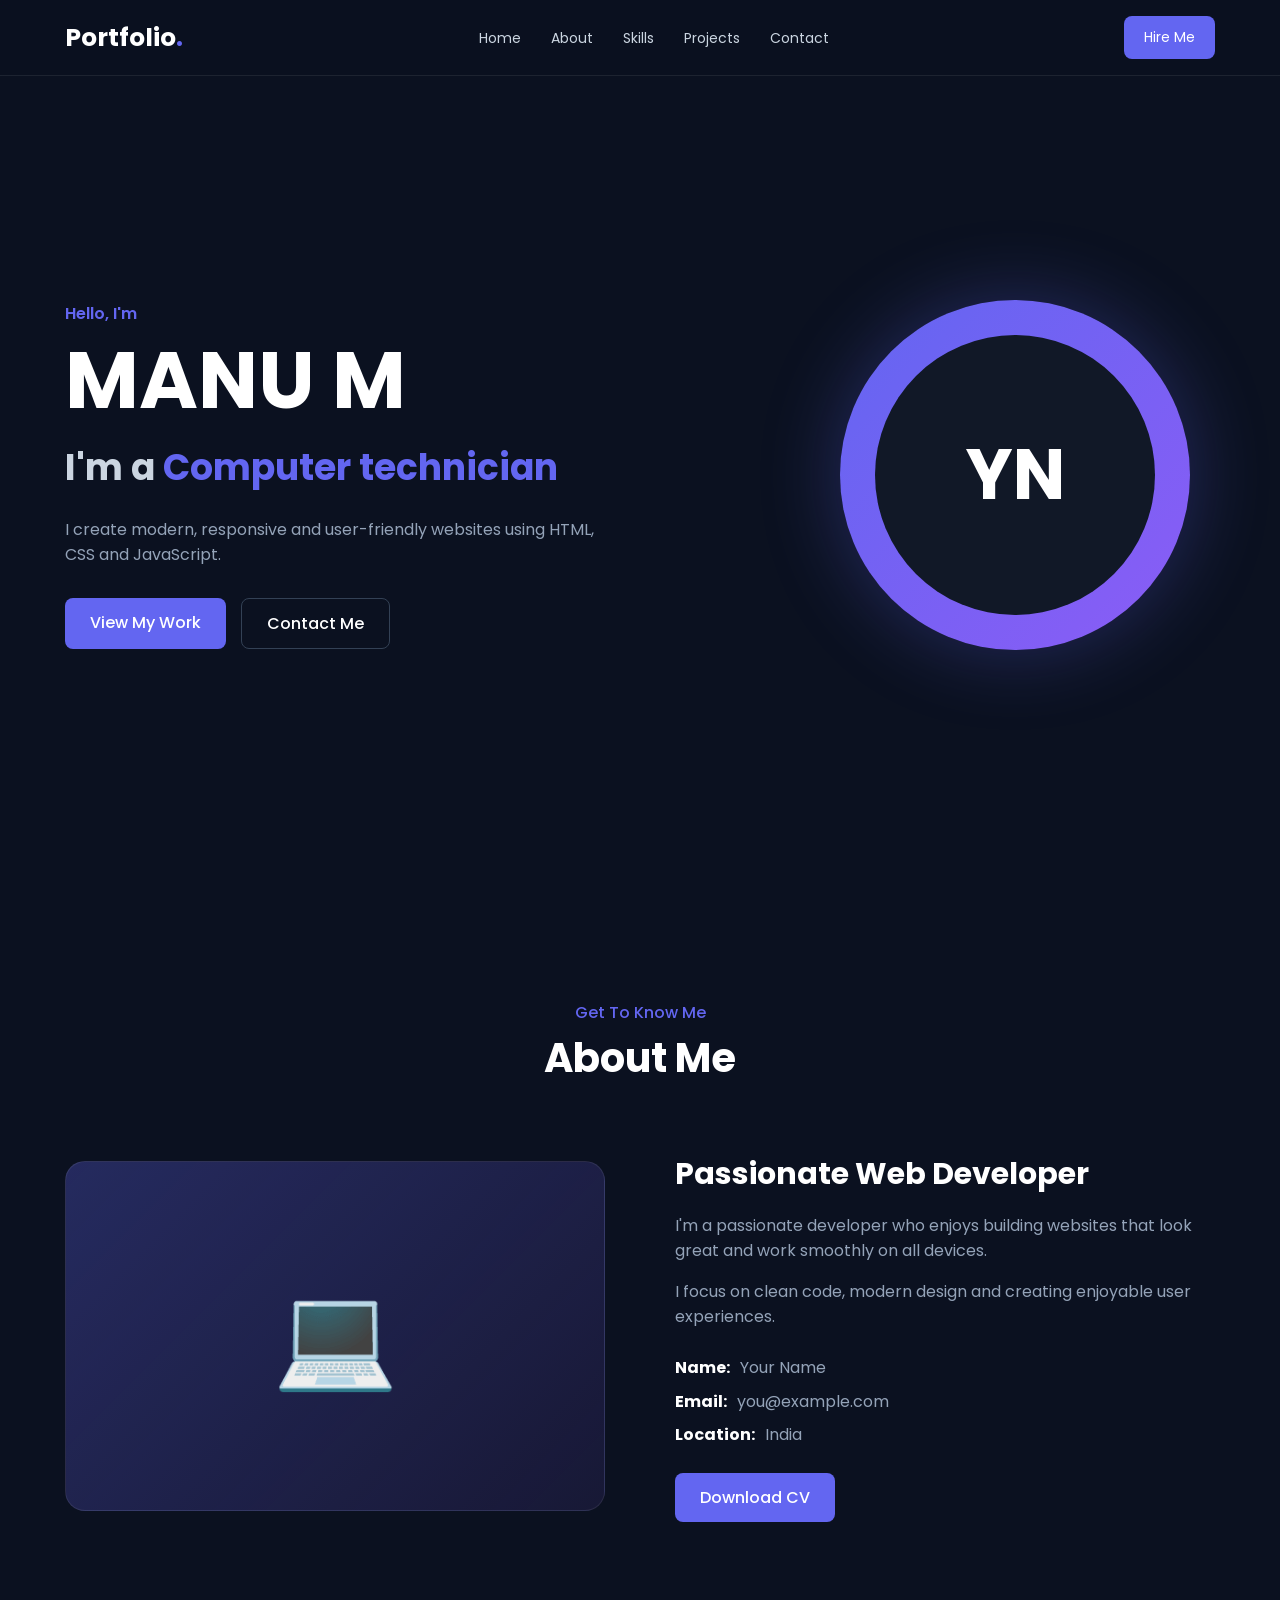
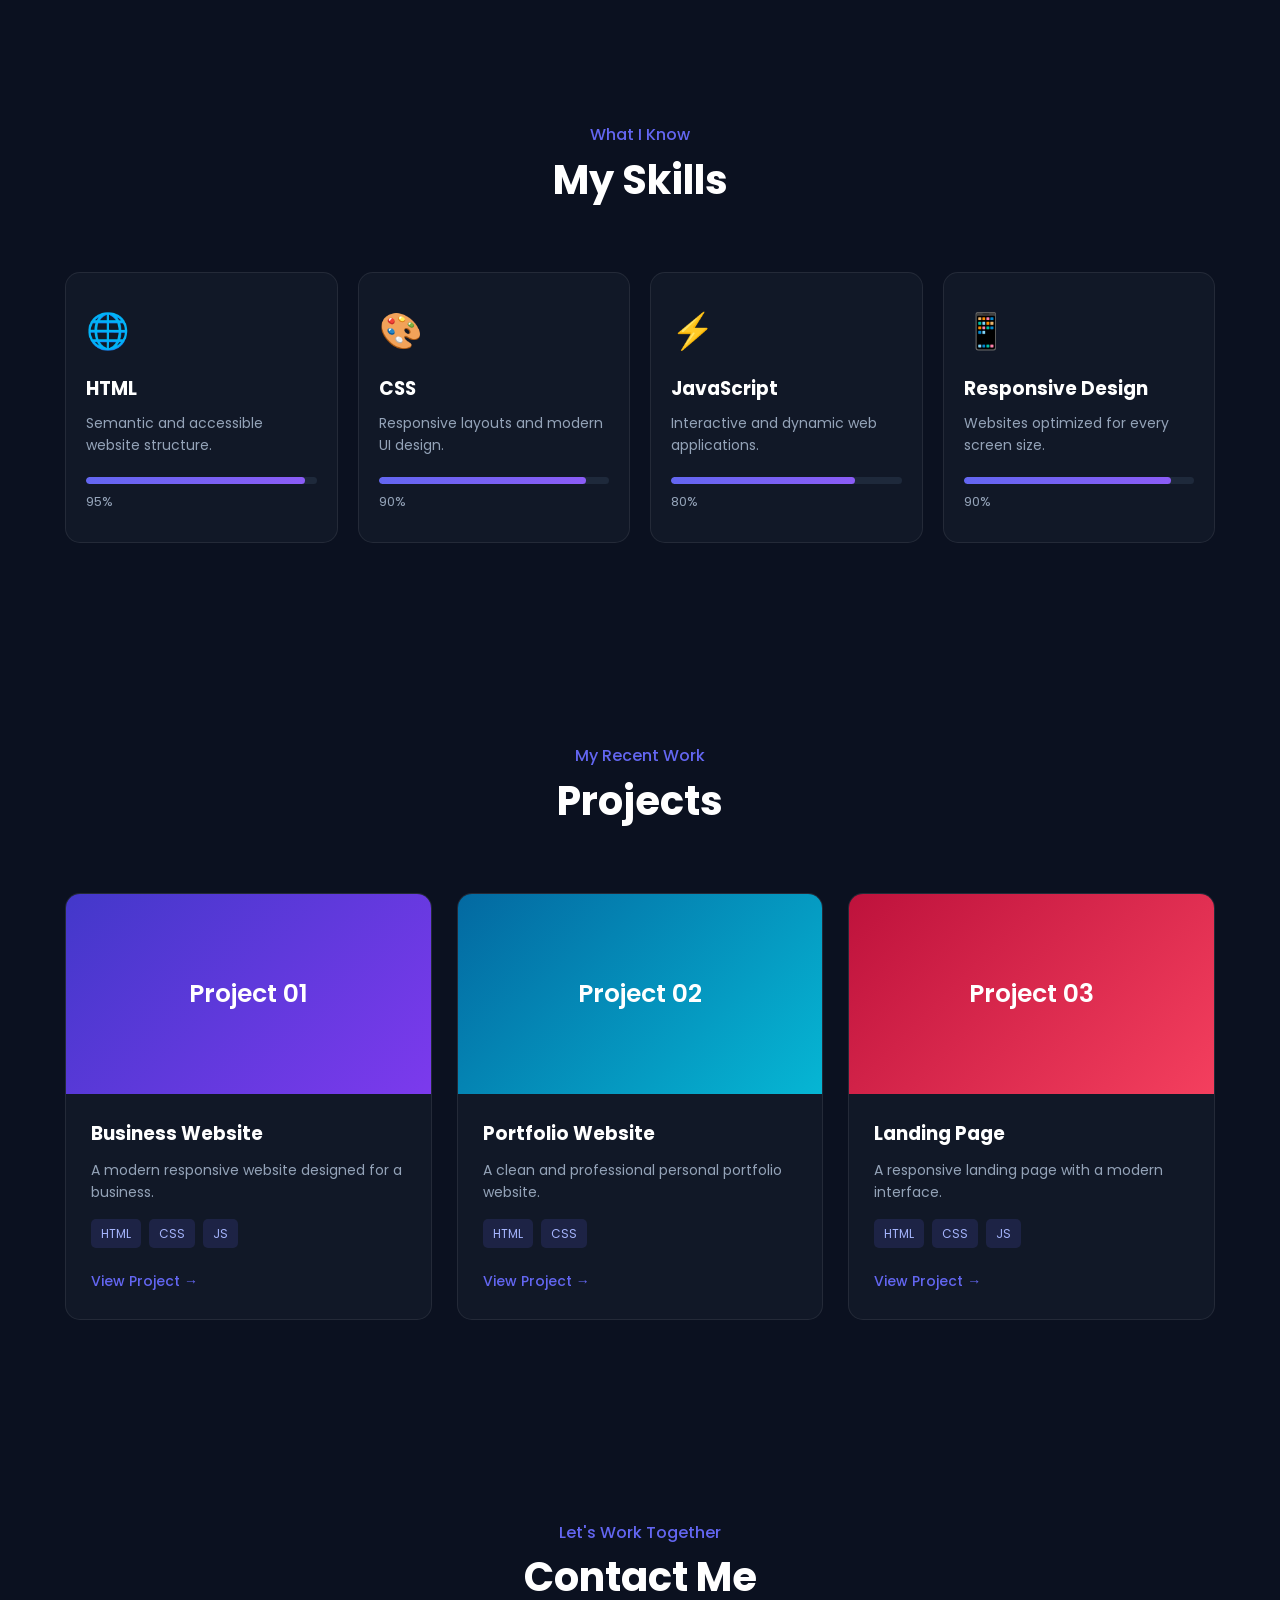
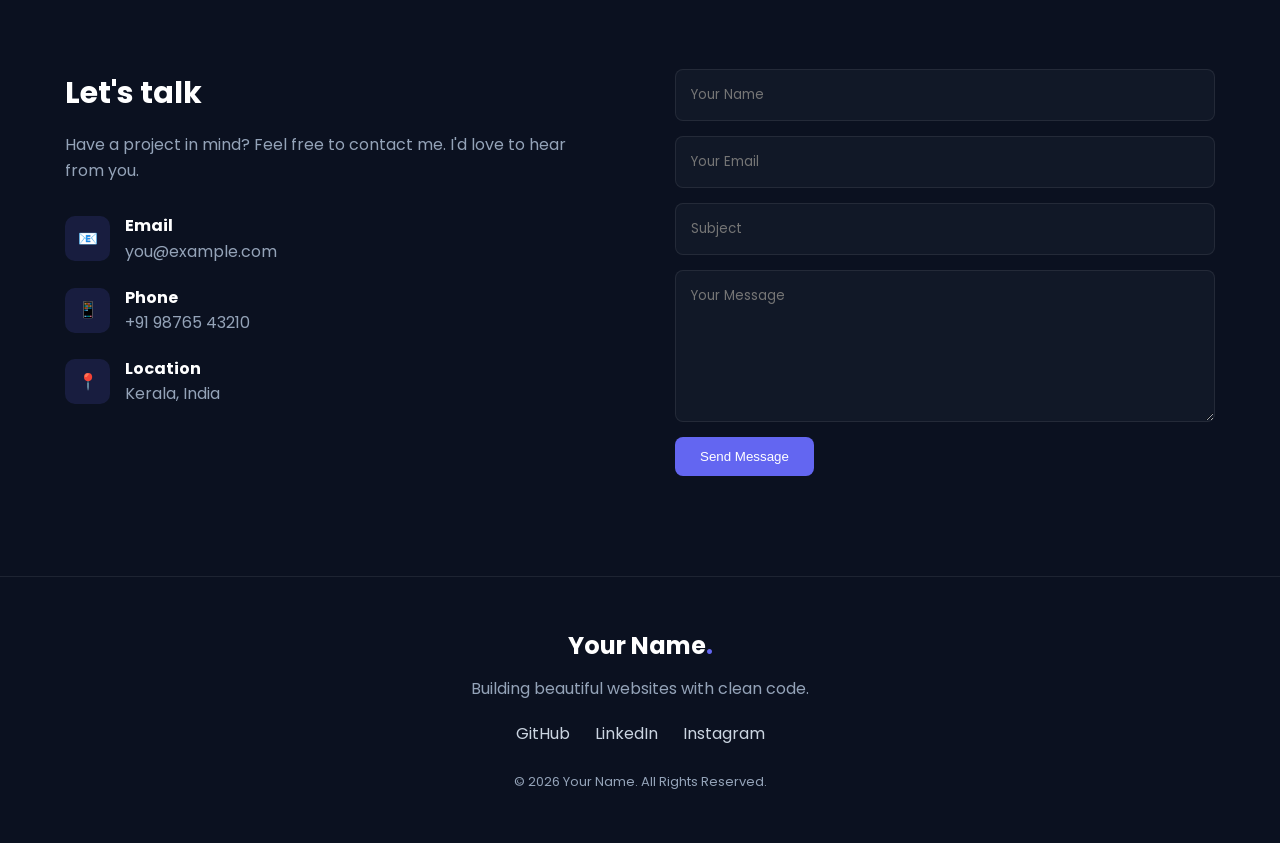
<file: index.html>
<!DOCTYPE html>
<html lang="en">
<head>
    <meta charset="UTF-8">
    <meta name="viewport" content="width=device-width, initial-scale=1.0">

    <title> MANU M| Portfolio</title>

    <link rel="stylesheet" href="style.css">

    <!-- Google Font -->
    <link rel="preconnect" href="https://fonts.googleapis.com">
    <link rel="preconnect" href="https://fonts.gstatic.com" crossorigin>
    <link href="https://fonts.googleapis.com/css2?family=Poppins:wght@300;400;500;600;700&display=swap" rel="stylesheet">
</head>

<body>

    <!-- Navbar -->
    <header>
        <nav class="navbar">
            <a href="#" class="logo">Portfolio<span>.</span></a>

            <ul class="nav-links">
                <li><a href="#home">Home</a></li>
                <li><a href="#about">About</a></li>
                <li><a href="#skills">Skills</a></li>
                <li><a href="#projects">Projects</a></li>
                <li><a href="#contact">Contact</a></li>
            </ul>

            <a href="#contact" class="nav-btn">Hire Me</a>
        </nav>
    </header>


    <!-- Hero Section -->
    <section class="hero" id="home">

        <div class="hero-content">
            <p class="small-title">Hello, I'm</p>

            <h1>MANU M</h1>

            <h2>I'm a <span>Computer technician</span></h2>

            <p>
                I create modern, responsive and user-friendly websites
                using HTML, CSS and JavaScript.
            </p>

            <div class="hero-buttons">
                <a href="#projects" class="btn primary">View My Work</a>
                <a href="#contact" class="btn secondary">Contact Me</a>
            </div>
        </div>

        <div class="hero-image">
            <div class="profile-circle">
                <span>YN</span>
            </div>
        </div>

    </section>


    <!-- About Section -->
    <section class="section about" id="about">

        <div class="section-title">
            <p>Get To Know Me</p>
            <h2>About Me</h2>
        </div>

        <div class="about-content">

            <div class="about-image">
                <div class="about-box">💻</div>
            </div>

            <div class="about-text">
                <h3>Passionate Web Developer</h3>

                <p>
                    I'm a passionate developer who enjoys building websites
                    that look great and work smoothly on all devices.
                </p>

                <p>
                    I focus on clean code, modern design and creating
                    enjoyable user experiences.
                </p>

                <div class="about-info">
                    <div>
                        <strong>Name:</strong>
                        <span>Your Name</span>
                    </div>

                    <div>
                        <strong>Email:</strong>
                        <span>you@example.com</span>
                    </div>

                    <div>
                        <strong>Location:</strong>
                        <span>India</span>
                    </div>
                </div>

                <a href="#" class="btn primary">Download CV</a>
            </div>

        </div>
    </section>


    <!-- Skills Section -->
    <section class="section skills" id="skills">

        <div class="section-title">
            <p>What I Know</p>
            <h2>My Skills</h2>
        </div>

        <div class="skills-container">

            <div class="skill-card">
                <div class="skill-icon">🌐</div>
                <h3>HTML</h3>
                <p>Semantic and accessible website structure.</p>

                <div class="progress">
                    <div class="progress-bar html"></div>
                </div>
                <span>95%</span>
            </div>

            <div class="skill-card">
                <div class="skill-icon">🎨</div>
                <h3>CSS</h3>
                <p>Responsive layouts and modern UI design.</p>

                <div class="progress">
                    <div class="progress-bar css"></div>
                </div>
                <span>90%</span>
            </div>

            <div class="skill-card">
                <div class="skill-icon">⚡</div>
                <h3>JavaScript</h3>
                <p>Interactive and dynamic web applications.</p>

                <div class="progress">
                    <div class="progress-bar js"></div>
                </div>
                <span>80%</span>
            </div>

            <div class="skill-card">
                <div class="skill-icon">📱</div>
                <h3>Responsive Design</h3>
                <p>Websites optimized for every screen size.</p>

                <div class="progress">
                    <div class="progress-bar responsive"></div>
                </div>
                <span>90%</span>
            </div>

        </div>
    </section>


    <!-- Projects Section -->
    <section class="section projects" id="projects">

        <div class="section-title">
            <p>My Recent Work</p>
            <h2>Projects</h2>
        </div>

        <div class="project-container">

            <div class="project-card">
                <div class="project-image project-one">
                    <span>Project 01</span>
                </div>

                <div class="project-content">
                    <h3>Business Website</h3>
                    <p>
                        A modern responsive website designed for a business.
                    </p>

                    <div class="project-tags">
                        <span>HTML</span>
                        <span>CSS</span>
                        <span>JS</span>
                    </div>

                    <a href="#" class="project-link">View Project →</a>
                </div>
            </div>


            <div class="project-card">
                <div class="project-image project-two">
                    <span>Project 02</span>
                </div>

                <div class="project-content">
                    <h3>Portfolio Website</h3>
                    <p>
                        A clean and professional personal portfolio website.
                    </p>

                    <div class="project-tags">
                        <span>HTML</span>
                        <span>CSS</span>
                    </div>

                    <a href="#" class="project-link">View Project →</a>
                </div>
            </div>


            <div class="project-card">
                <div class="project-image project-three">
                    <span>Project 03</span>
                </div>

                <div class="project-content">
                    <h3>Landing Page</h3>
                    <p>
                        A responsive landing page with a modern interface.
                    </p>

                    <div class="project-tags">
                        <span>HTML</span>
                        <span>CSS</span>
                        <span>JS</span>
                    </div>

                    <a href="#" class="project-link">View Project →</a>
                </div>
            </div>

        </div>
    </section>


    <!-- Contact Section -->
    <section class="section contact" id="contact">

        <div class="section-title">
            <p>Let's Work Together</p>
            <h2>Contact Me</h2>
        </div>

        <div class="contact-container">

            <div class="contact-info">

                <h3>Let's talk</h3>

                <p>
                    Have a project in mind? Feel free to contact me.
                    I'd love to hear from you.
                </p>

                <div class="contact-item">
                    <span>📧</span>
                    <div>
                        <strong>Email</strong>
                        <p>you@example.com</p>
                    </div>
                </div>

                <div class="contact-item">
                    <span>📱</span>
                    <div>
                        <strong>Phone</strong>
                        <p>+91 98765 43210</p>
                    </div>
                </div>

                <div class="contact-item">
                    <span>📍</span>
                    <div>
                        <strong>Location</strong>
                        <p>Kerala, India</p>
                    </div>
                </div>

            </div>


            <form class="contact-form">

                <input type="text" placeholder="Your Name" required>

                <input type="email" placeholder="Your Email" required>

                <input type="text" placeholder="Subject">

                <textarea rows="6" placeholder="Your Message" required></textarea>

                <button type="submit" class="btn primary">
                    Send Message
                </button>

            </form>

        </div>
    </section>


    <!-- Footer -->
    <footer>

        <div class="footer-content">
            <h2>Your Name<span>.</span></h2>

            <p>
                Building beautiful websites with clean code.
            </p>

            <div class="social-links">
                <a href="#">GitHub</a>
                <a href="#">LinkedIn</a>
                <a href="#">Instagram</a>
            </div>

            <p class="copyright">
                © 2026 Your Name. All Rights Reserved.
            </p>
        </div>

    </footer>

</body>
</html>
</file>
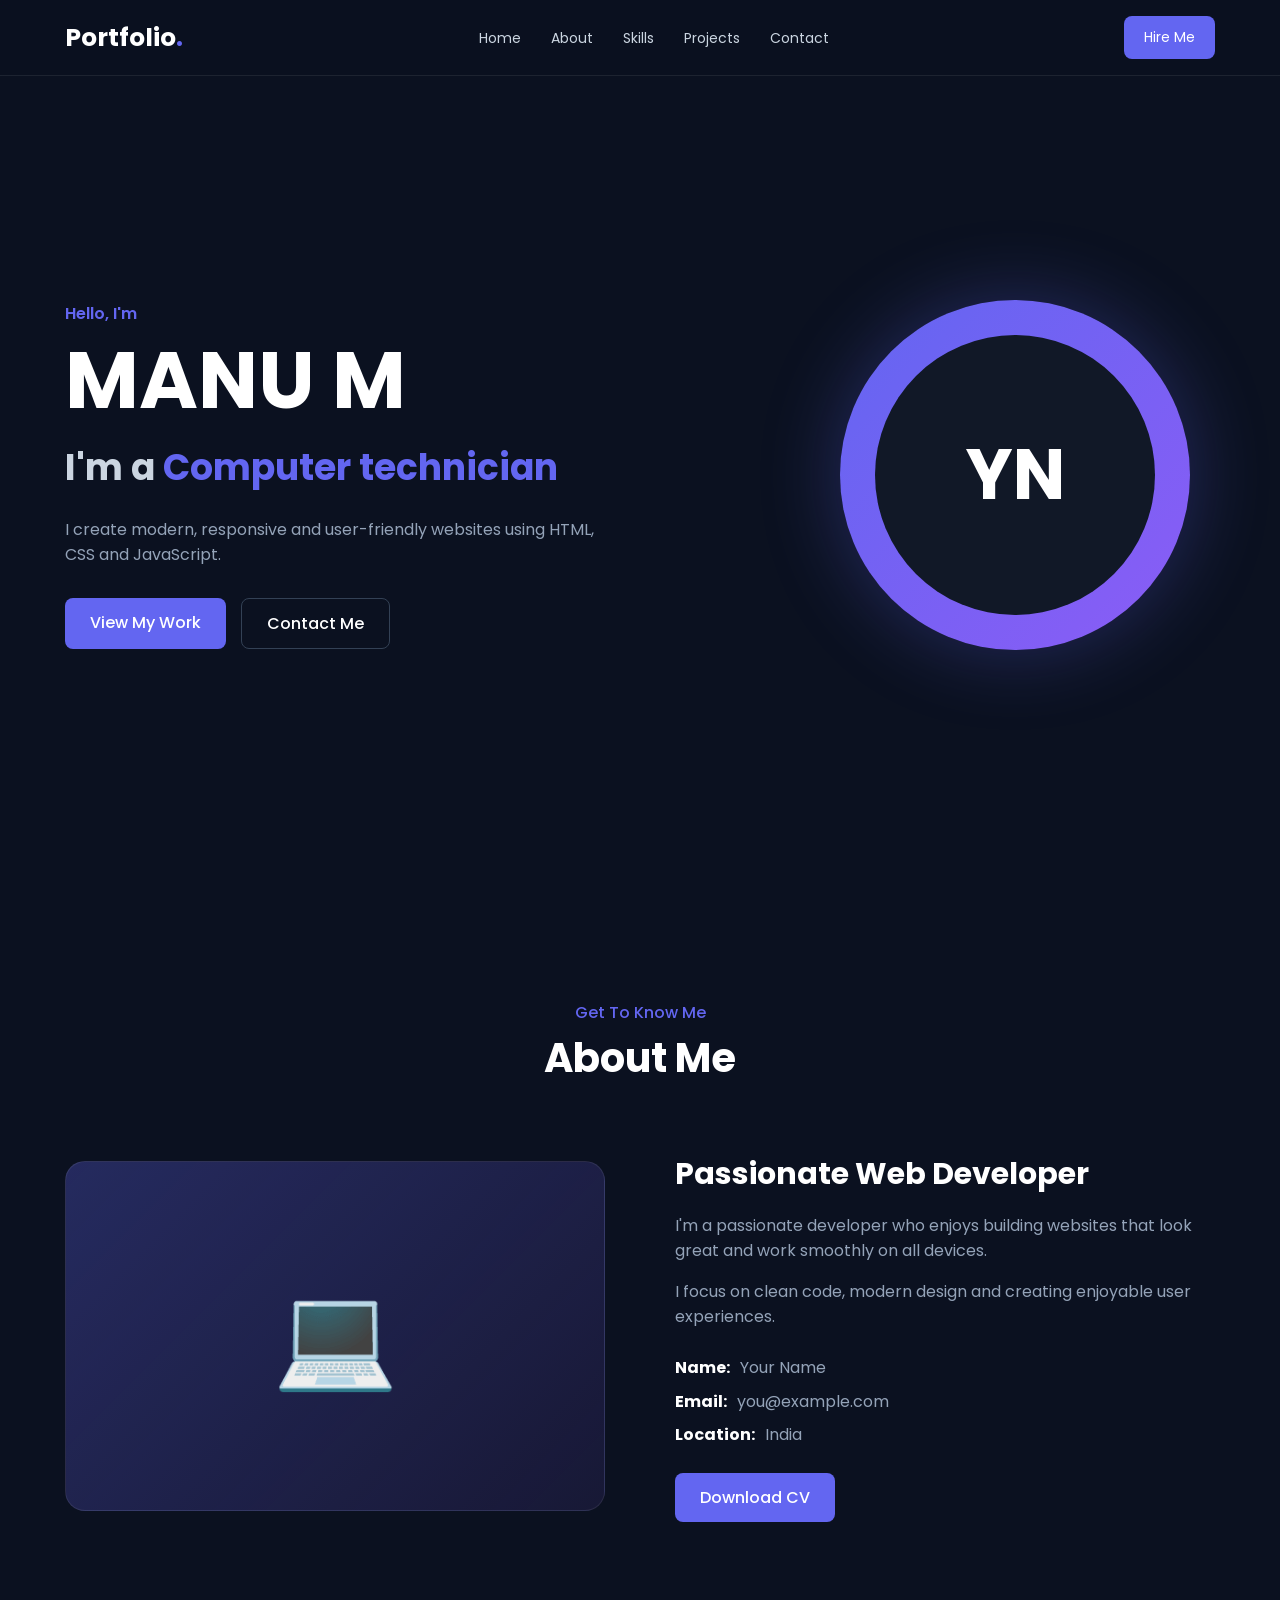
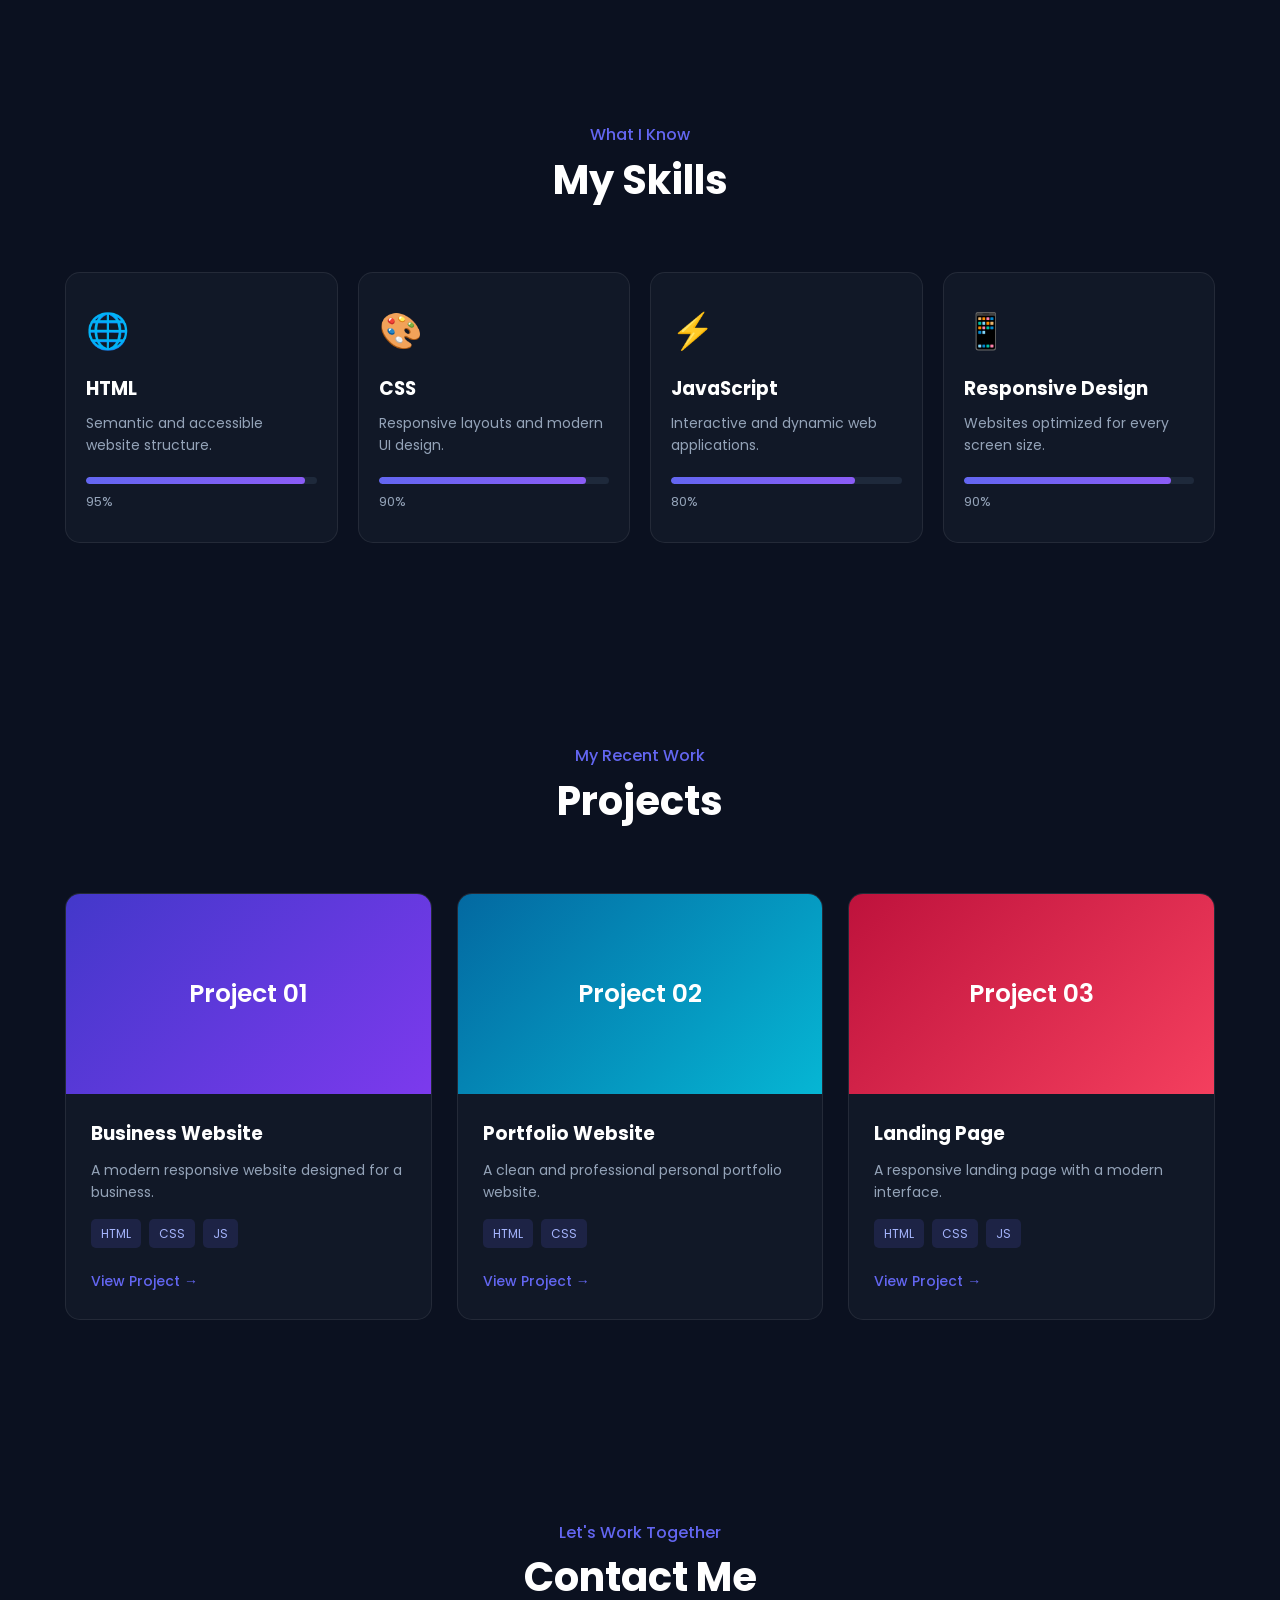
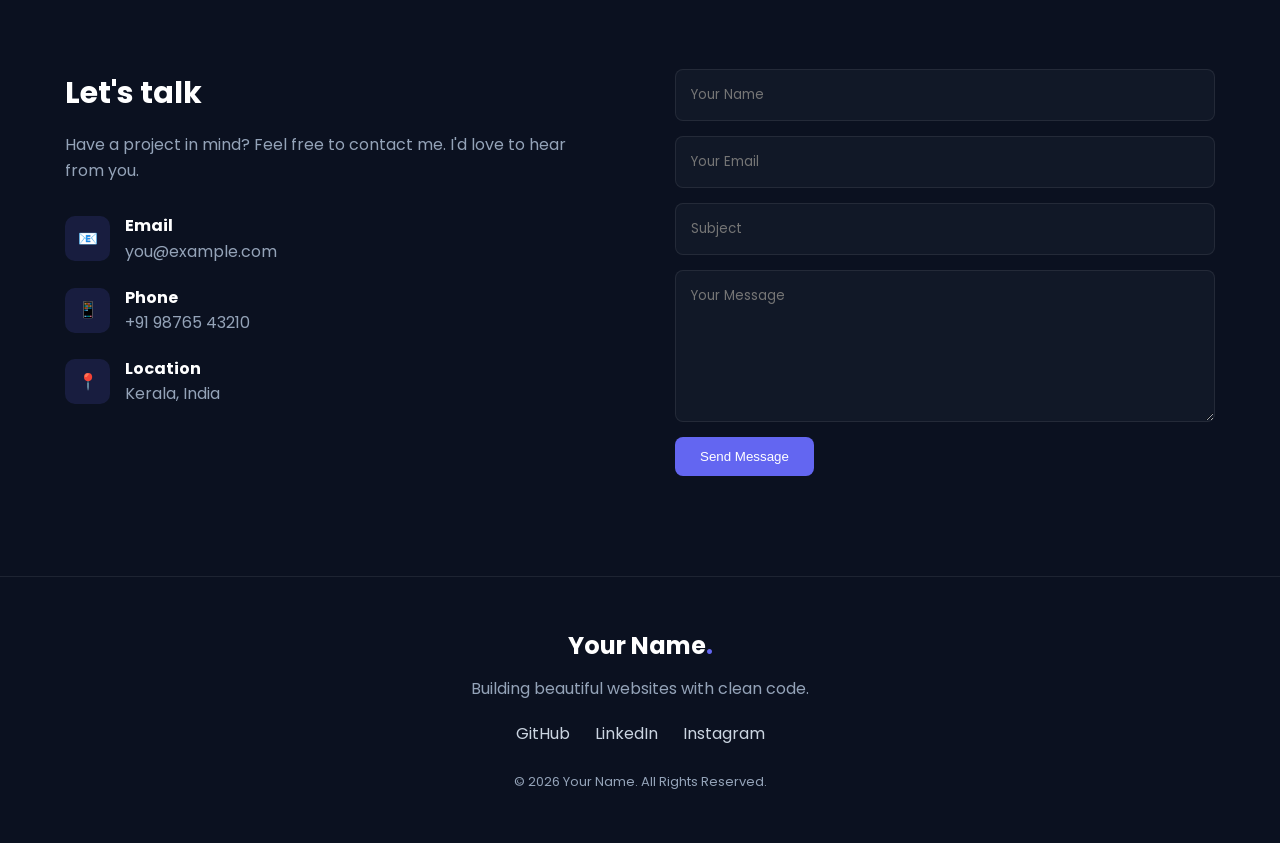
<file: index.html.html>
<!DOCTYPE html>
<html lang="en">
<head>
    <meta charset="UTF-8">
    <meta name="viewport" content="width=device-width, initial-scale=1.0">

    <title> MANU M| Portfolio</title>

    <link rel="stylesheet" href="style.css">

    <!-- Google Font -->
    <link rel="preconnect" href="https://fonts.googleapis.com">
    <link rel="preconnect" href="https://fonts.gstatic.com" crossorigin>
    <link href="https://fonts.googleapis.com/css2?family=Poppins:wght@300;400;500;600;700&display=swap" rel="stylesheet">
</head>

<body>

    <!-- Navbar -->
    <header>
        <nav class="navbar">
            <a href="#" class="logo">Portfolio<span>.</span></a>

            <ul class="nav-links">
                <li><a href="#home">Home</a></li>
                <li><a href="#about">About</a></li>
                <li><a href="#skills">Skills</a></li>
                <li><a href="#projects">Projects</a></li>
                <li><a href="#contact">Contact</a></li>
            </ul>

            <a href="#contact" class="nav-btn">Hire Me</a>
        </nav>
    </header>


    <!-- Hero Section -->
    <section class="hero" id="home">

        <div class="hero-content">
            <p class="small-title">Hello, I'm</p>

            <h1>MANU M</h1>

            <h2>I'm a <span>Computer technician</span></h2>

            <p>
                I create modern, responsive and user-friendly websites
                using HTML, CSS and JavaScript.
            </p>

            <div class="hero-buttons">
                <a href="#projects" class="btn primary">View My Work</a>
                <a href="#contact" class="btn secondary">Contact Me</a>
            </div>
        </div>

        <div class="hero-image">
            <div class="profile-circle">
                <span>YN</span>
            </div>
        </div>

    </section>


    <!-- About Section -->
    <section class="section about" id="about">

        <div class="section-title">
            <p>Get To Know Me</p>
            <h2>About Me</h2>
        </div>

        <div class="about-content">

            <div class="about-image">
                <div class="about-box">💻</div>
            </div>

            <div class="about-text">
                <h3>Passionate Web Developer</h3>

                <p>
                    I'm a passionate developer who enjoys building websites
                    that look great and work smoothly on all devices.
                </p>

                <p>
                    I focus on clean code, modern design and creating
                    enjoyable user experiences.
                </p>

                <div class="about-info">
                    <div>
                        <strong>Name:</strong>
                        <span>Your Name</span>
                    </div>

                    <div>
                        <strong>Email:</strong>
                        <span>you@example.com</span>
                    </div>

                    <div>
                        <strong>Location:</strong>
                        <span>India</span>
                    </div>
                </div>

                <a href="#" class="btn primary">Download CV</a>
            </div>

        </div>
    </section>


    <!-- Skills Section -->
    <section class="section skills" id="skills">

        <div class="section-title">
            <p>What I Know</p>
            <h2>My Skills</h2>
        </div>

        <div class="skills-container">

            <div class="skill-card">
                <div class="skill-icon">🌐</div>
                <h3>HTML</h3>
                <p>Semantic and accessible website structure.</p>

                <div class="progress">
                    <div class="progress-bar html"></div>
                </div>
                <span>95%</span>
            </div>

            <div class="skill-card">
                <div class="skill-icon">🎨</div>
                <h3>CSS</h3>
                <p>Responsive layouts and modern UI design.</p>

                <div class="progress">
                    <div class="progress-bar css"></div>
                </div>
                <span>90%</span>
            </div>

            <div class="skill-card">
                <div class="skill-icon">⚡</div>
                <h3>JavaScript</h3>
                <p>Interactive and dynamic web applications.</p>

                <div class="progress">
                    <div class="progress-bar js"></div>
                </div>
                <span>80%</span>
            </div>

            <div class="skill-card">
                <div class="skill-icon">📱</div>
                <h3>Responsive Design</h3>
                <p>Websites optimized for every screen size.</p>

                <div class="progress">
                    <div class="progress-bar responsive"></div>
                </div>
                <span>90%</span>
            </div>

        </div>
    </section>


    <!-- Projects Section -->
    <section class="section projects" id="projects">

        <div class="section-title">
            <p>My Recent Work</p>
            <h2>Projects</h2>
        </div>

        <div class="project-container">

            <div class="project-card">
                <div class="project-image project-one">
                    <span>Project 01</span>
                </div>

                <div class="project-content">
                    <h3>Business Website</h3>
                    <p>
                        A modern responsive website designed for a business.
                    </p>

                    <div class="project-tags">
                        <span>HTML</span>
                        <span>CSS</span>
                        <span>JS</span>
                    </div>

                    <a href="#" class="project-link">View Project →</a>
                </div>
            </div>


            <div class="project-card">
                <div class="project-image project-two">
                    <span>Project 02</span>
                </div>

                <div class="project-content">
                    <h3>Portfolio Website</h3>
                    <p>
                        A clean and professional personal portfolio website.
                    </p>

                    <div class="project-tags">
                        <span>HTML</span>
                        <span>CSS</span>
                    </div>

                    <a href="#" class="project-link">View Project →</a>
                </div>
            </div>


            <div class="project-card">
                <div class="project-image project-three">
                    <span>Project 03</span>
                </div>

                <div class="project-content">
                    <h3>Landing Page</h3>
                    <p>
                        A responsive landing page with a modern interface.
                    </p>

                    <div class="project-tags">
                        <span>HTML</span>
                        <span>CSS</span>
                        <span>JS</span>
                    </div>

                    <a href="#" class="project-link">View Project →</a>
                </div>
            </div>

        </div>
    </section>


    <!-- Contact Section -->
    <section class="section contact" id="contact">

        <div class="section-title">
            <p>Let's Work Together</p>
            <h2>Contact Me</h2>
        </div>

        <div class="contact-container">

            <div class="contact-info">

                <h3>Let's talk</h3>

                <p>
                    Have a project in mind? Feel free to contact me.
                    I'd love to hear from you.
                </p>

                <div class="contact-item">
                    <span>📧</span>
                    <div>
                        <strong>Email</strong>
                        <p>you@example.com</p>
                    </div>
                </div>

                <div class="contact-item">
                    <span>📱</span>
                    <div>
                        <strong>Phone</strong>
                        <p>+91 98765 43210</p>
                    </div>
                </div>

                <div class="contact-item">
                    <span>📍</span>
                    <div>
                        <strong>Location</strong>
                        <p>Kerala, India</p>
                    </div>
                </div>

            </div>


            <form class="contact-form">

                <input type="text" placeholder="Your Name" required>

                <input type="email" placeholder="Your Email" required>

                <input type="text" placeholder="Subject">

                <textarea rows="6" placeholder="Your Message" required></textarea>

                <button type="submit" class="btn primary">
                    Send Message
                </button>

            </form>

        </div>
    </section>


    <!-- Footer -->
    <footer>

        <div class="footer-content">
            <h2>Your Name<span>.</span></h2>

            <p>
                Building beautiful websites with clean code.
            </p>

            <div class="social-links">
                <a href="#">GitHub</a>
                <a href="#">LinkedIn</a>
                <a href="#">Instagram</a>
            </div>

            <p class="copyright">
                © 2026 Your Name. All Rights Reserved.
            </p>
        </div>

    </footer>

</body>
</html>
</file>
<file: style.css>
/* =========================
   RESET
========================= */

* {
    margin: 0;
    padding: 0;
    box-sizing: border-box;
}

html {
    scroll-behavior: smooth;
}

body {
    font-family: "Poppins", sans-serif;
    background: #0b1120;
    color: #fff;
    line-height: 1.6;
}

a {
    text-decoration: none;
    color: inherit;
}

ul {
    list-style: none;
}


/* =========================
   COLORS
========================= */

:root {
    --primary: #6366f1;
    --secondary: #8b5cf6;
    --dark: #0b1120;
    --dark-card: #111827;
    --text: #f8fafc;
    --muted: #94a3b8;
    --border: rgba(255, 255, 255, 0.08);
}


/* =========================
   NAVBAR
========================= */

header {
    width: 100%;
    position: fixed;
    top: 0;
    left: 0;
    z-index: 1000;

    background: rgba(11, 17, 32, 0.9);
    backdrop-filter: blur(15px);

    border-bottom: 1px solid var(--border);
}

.navbar {
    max-width: 1200px;
    margin: auto;

    height: 75px;
    padding: 0 25px;

    display: flex;
    align-items: center;
    justify-content: space-between;
}

.logo {
    font-size: 25px;
    font-weight: 700;
}

.logo span,
footer span {
    color: var(--primary);
}

.nav-links {
    display: flex;
    gap: 30px;
}

.nav-links a {
    color: #cbd5e1;
    font-size: 14px;
    transition: 0.3s;
}

.nav-links a:hover {
    color: var(--primary);
}

.nav-btn {
    background: var(--primary);
    padding: 10px 20px;
    border-radius: 8px;
    font-size: 14px;

    transition: 0.3s;
}

.nav-btn:hover {
    background: var(--secondary);
    transform: translateY(-2px);
}


/* =========================
   HERO
========================= */

.hero {
    min-height: 100vh;
    max-width: 1200px;
    margin: auto;

    padding: 120px 25px 70px;

    display: flex;
    align-items: center;
    justify-content: space-between;
    gap: 60px;
}

.hero-content {
    flex: 1;
}

.small-title {
    color: var(--primary);
    font-weight: 600;
    margin-bottom: 10px;
}

.hero h1 {
    font-size: clamp(45px, 7vw, 80px);
    line-height: 1.1;
    margin-bottom: 15px;
}

.hero h2 {
    font-size: clamp(22px, 4vw, 36px);
    color: #cbd5e1;
    margin-bottom: 20px;
}

.hero h2 span {
    color: var(--primary);
}

.hero-content > p:last-of-type {
    max-width: 550px;
    color: var(--muted);
    margin-bottom: 30px;
}

.hero-buttons {
    display: flex;
    gap: 15px;
    flex-wrap: wrap;
}

.btn {
    display: inline-block;
    padding: 12px 25px;
    border-radius: 8px;
    font-weight: 500;
    transition: 0.3s;
    border: none;
    cursor: pointer;
}

.primary {
    background: var(--primary);
    color: white;
}

.primary:hover {
    background: var(--secondary);
    transform: translateY(-3px);
}

.secondary {
    border: 1px solid #334155;
    color: white;
}

.secondary:hover {
    border-color: var(--primary);
    color: var(--primary);
}


/* Profile */

.hero-image {
    flex: 0 0 400px;
    display: flex;
    justify-content: center;
}

.profile-circle {
    width: 350px;
    height: 350px;

    border-radius: 50%;

    display: flex;
    align-items: center;
    justify-content: center;

    background:
        linear-gradient(135deg,
        var(--primary),
        var(--secondary));

    box-shadow:
        0 0 80px rgba(99, 102, 241, 0.3);
}

.profile-circle span {
    width: 280px;
    height: 280px;

    border-radius: 50%;

    background: #111827;

    display: flex;
    align-items: center;
    justify-content: center;

    font-size: 70px;
    font-weight: 700;
}


/* =========================
   GENERAL SECTION
========================= */

.section {
    max-width: 1200px;
    margin: auto;
    padding: 100px 25px;
}

.section-title {
    text-align: center;
    margin-bottom: 60px;
}

.section-title p {
    color: var(--primary);
    font-weight: 500;
}

.section-title h2 {
    font-size: 40px;
}


/* =========================
   ABOUT
========================= */

.about-content {
    display: grid;
    grid-template-columns: 1fr 1fr;
    align-items: center;
    gap: 70px;
}

.about-box {
    height: 350px;

    display: flex;
    align-items: center;
    justify-content: center;

    border-radius: 20px;

    font-size: 100px;

    background:
        linear-gradient(
            135deg,
            rgba(99, 102, 241, 0.3),
            rgba(139, 92, 246, 0.1)
        );

    border: 1px solid var(--border);
}

.about-text h3 {
    font-size: 30px;
    margin-bottom: 15px;
}

.about-text p {
    color: var(--muted);
    margin-bottom: 15px;
}

.about-info {
    margin: 25px 0;
}

.about-info div {
    display: flex;
    gap: 10px;
    margin-bottom: 8px;
}

.about-info span {
    color: var(--muted);
}


/* =========================
   SKILLS
========================= */

.skills-container {
    display: grid;
    grid-template-columns: repeat(4, 1fr);
    gap: 20px;
}

.skill-card {
    padding: 30px 20px;

    background: var(--dark-card);
    border: 1px solid var(--border);

    border-radius: 15px;

    transition: 0.3s;
}

.skill-card:hover {
    transform: translateY(-8px);
    border-color: var(--primary);
}

.skill-icon {
    font-size: 35px;
    margin-bottom: 15px;
}

.skill-card h3 {
    margin-bottom: 8px;
}

.skill-card p {
    color: var(--muted);
    font-size: 14px;
    margin-bottom: 20px;
}

.progress {
    width: 100%;
    height: 7px;
    background: #1e293b;
    border-radius: 20px;
    overflow: hidden;
}

.progress-bar {
    height: 100%;
    border-radius: 20px;

    background: linear-gradient(
        90deg,
        var(--primary),
        var(--secondary)
    );
}

.html {
    width: 95%;
}

.css {
    width: 90%;
}

.js {
    width: 80%;
}

.responsive {
    width: 90%;
}

.skill-card > span {
    display: block;
    margin-top: 8px;
    color: var(--muted);
    font-size: 13px;
}


/* =========================
   PROJECTS
========================= */

.project-container {
    display: grid;
    grid-template-columns: repeat(3, 1fr);
    gap: 25px;
}

.project-card {
    background: var(--dark-card);
    border: 1px solid var(--border);

    border-radius: 15px;
    overflow: hidden;

    transition: 0.3s;
}

.project-card:hover {
    transform: translateY(-8px);
    border-color: var(--primary);
}

.project-image {
    height: 200px;

    display: flex;
    align-items: center;
    justify-content: center;

    font-size: 25px;
    font-weight: 600;
}

.project-one {
    background: linear-gradient(135deg, #4338ca, #7c3aed);
}

.project-two {
    background: linear-gradient(135deg, #0369a1, #06b6d4);
}

.project-three {
    background: linear-gradient(135deg, #be123c, #f43f5e);
}

.project-content {
    padding: 25px;
}

.project-content h3 {
    margin-bottom: 10px;
}

.project-content p {
    color: var(--muted);
    font-size: 14px;
    margin-bottom: 15px;
}

.project-tags {
    display: flex;
    gap: 8px;
    flex-wrap: wrap;
    margin-bottom: 20px;
}

.project-tags span {
    padding: 5px 10px;

    background: rgba(99, 102, 241, 0.15);
    color: #a5b4fc;

    border-radius: 5px;

    font-size: 12px;
}

.project-link {
    color: var(--primary);
    font-size: 14px;
    font-weight: 500;
}


/* =========================
   CONTACT
========================= */

.contact-container {
    display: grid;
    grid-template-columns: 1fr 1fr;
    gap: 70px;
}

.contact-info h3 {
    font-size: 30px;
    margin-bottom: 15px;
}

.contact-info > p {
    color: var(--muted);
    margin-bottom: 30px;
}

.contact-item {
    display: flex;
    align-items: center;
    gap: 15px;

    margin-bottom: 20px;
}

.contact-item > span {
    width: 45px;
    height: 45px;

    border-radius: 10px;

    background: rgba(99, 102, 241, 0.15);

    display: flex;
    align-items: center;
    justify-content: center;
}

.contact-item p {
    color: var(--muted);
}


/* Form */

.contact-form {
    display: flex;
    flex-direction: column;
    gap: 15px;
}

.contact-form input,
.contact-form textarea {
    width: 100%;

    padding: 15px;

    background: var(--dark-card);

    border: 1px solid var(--border);
    border-radius: 8px;

    outline: none;

    color: white;
    font-family: inherit;

    resize: vertical;
}

.contact-form input:focus,
.contact-form textarea:focus {
    border-color: var(--primary);
}

.contact-form button {
    width: fit-content;
}


/* =========================
   FOOTER
========================= */

footer {
    border-top: 1px solid var(--border);
    padding: 50px 25px;

    text-align: center;
}

.footer-content h2 {
    margin-bottom: 10px;
}

.footer-content > p {
    color: var(--muted);
}

.social-links {
    display: flex;
    justify-content: center;
    gap: 25px;

    margin: 20px 0;
}

.social-links a {
    color: #cbd5e1;
    transition: 0.3s;
}

.social-links a:hover {
    color: var(--primary);
}

.copyright {
    font-size: 13px;
    margin-top: 25px;
}


/* =========================
   TABLET
========================= */

@media (max-width: 900px) {

    .nav-links {
        gap: 15px;
    }

    .hero {
        flex-direction: column-reverse;
        text-align: center;
        padding-top: 140px;
    }

    .hero-buttons {
        justify-content: center;
    }

    .hero-image {
        flex: auto;
    }

    .profile-circle {
        width: 280px;
        height: 280px;
    }

    .profile-circle span {
        width: 220px;
        height: 220px;
        font-size: 55px;
    }

    .about-content {
        grid-template-columns: 1fr;
    }

    .skills-container {
        grid-template-columns: repeat(2, 1fr);
    }

    .project-container {
        grid-template-columns: repeat(2, 1fr);
    }

    .contact-container {
        grid-template-columns: 1fr;
    }
}


/* =========================
   MOBILE
========================= */

@media (max-width: 600px) {

    .navbar {
        height: 65px;
    }

    .nav-links {
        display: none;
    }

    .nav-btn {
        padding: 8px 15px;
    }

    .hero {
        padding-top: 110px;
    }

    .hero h1 {
        font-size: 50px;
    }

    .hero h2 {
        font-size: 24px;
    }

    .profile-circle {
        width: 230px;
        height: 230px;
    }

    .profile-circle span {
        width: 180px;
        height: 180px;
        font-size: 45px;
    }

    .section {
        padding: 70px 20px;
    }

    .section-title {
        margin-bottom: 40px;
    }

    .section-title h2 {
        font-size: 32px;
    }

    .about-box {
        height: 250px;
    }

    .skills-container,
    .project-container {
        grid-template-columns: 1fr;
    }

    .project-image {
        height: 180px;
    }

    .contact-container {
        gap: 40px;
    }
}
</file>
